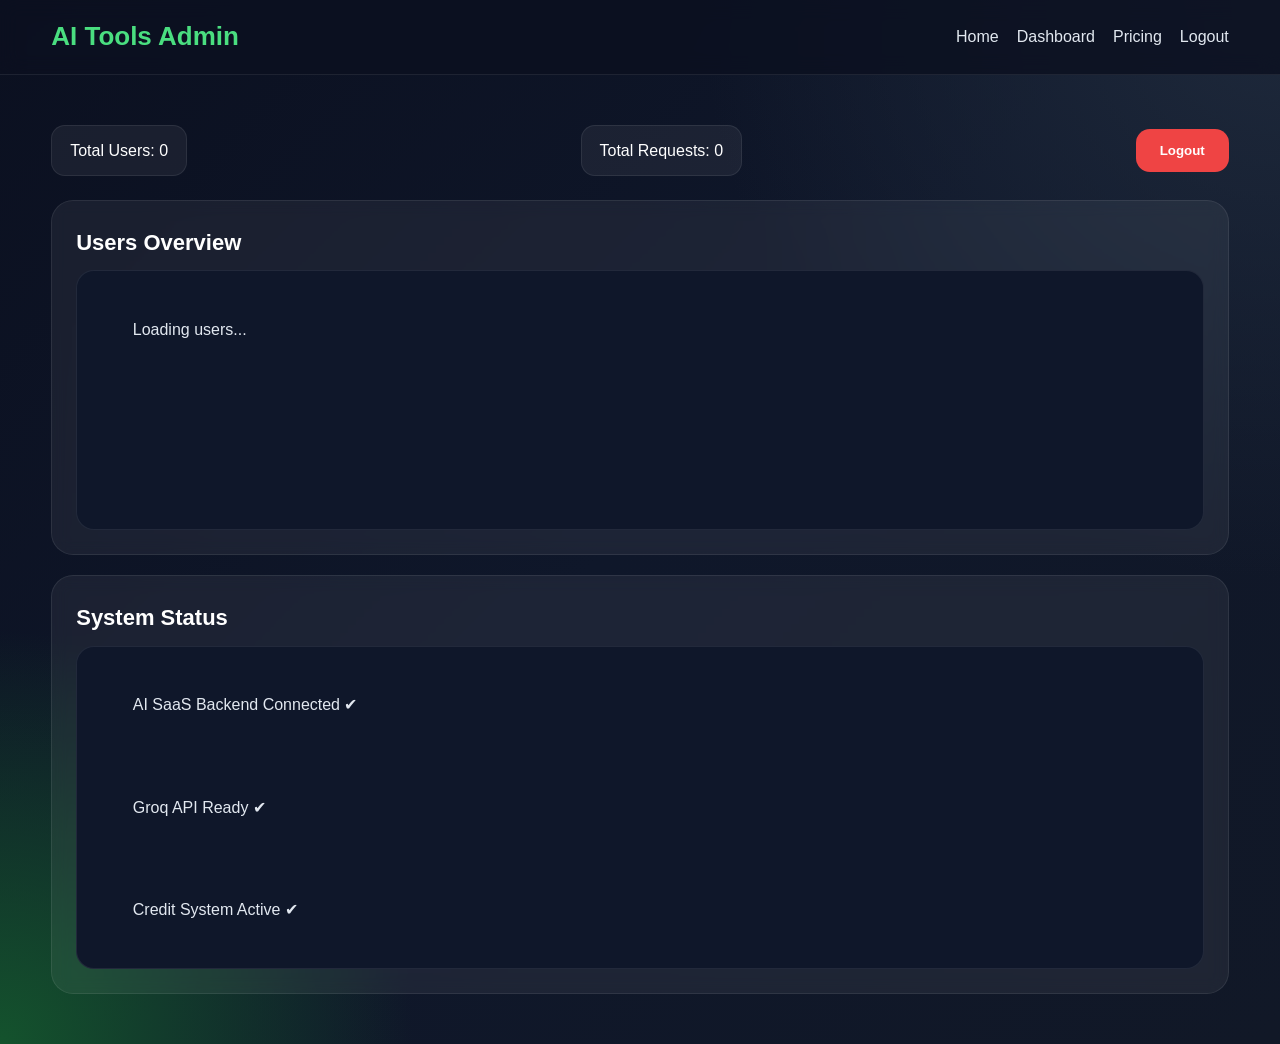
<file: admin.html>
<!-- File: admin.html -->
<!DOCTYPE html>
<html lang="en">
<head>
  <meta charset="UTF-8">
  <meta name="viewport" content="width=device-width, initial-scale=1.0">
  <title>Admin Panel | AI Tools SaaS</title>
  <link rel="stylesheet" href="/assets/style.css">
</head>

<body>

<header>
  <div class="container nav">
    <div class="logo">AI Tools Admin</div>

    <div class="nav-links">
      <a href="/">Home</a>
      <a href="/dashboard.html">Dashboard</a>
      <a href="/pricing.html">Pricing</a>
      <a href="/login.html">Logout</a>
    </div>
  </div>
</header>

<section class="dashboard" id="adminPage">

  <div class="container">

    <div class="topbar">

      <div class="stat">
        Total Users: <span id="usersCount">0</span>
      </div>

      <div class="stat">
        Total Requests: <span id="reqCount">0</span>
      </div>

      <button class="btn btn-danger" onclick="logout()">Logout</button>

    </div>

    <!-- USERS -->
    <div class="card" style="margin-bottom:20px;">
      <h3>Users Overview</h3>
      <div id="users" class="output-box">
        Loading users...
      </div>
    </div>

    <!-- PAYMENTS (optional future use) -->
    <div class="card">
      <h3>System Status</h3>
      <div class="output-box">
        AI SaaS Backend Connected ✔
        <br><br>
        Groq API Ready ✔
        <br><br>
        Credit System Active ✔
      </div>
    </div>

  </div>

</section>

<script src="/assets/app.js"></script>

</body>
</html>
</file>
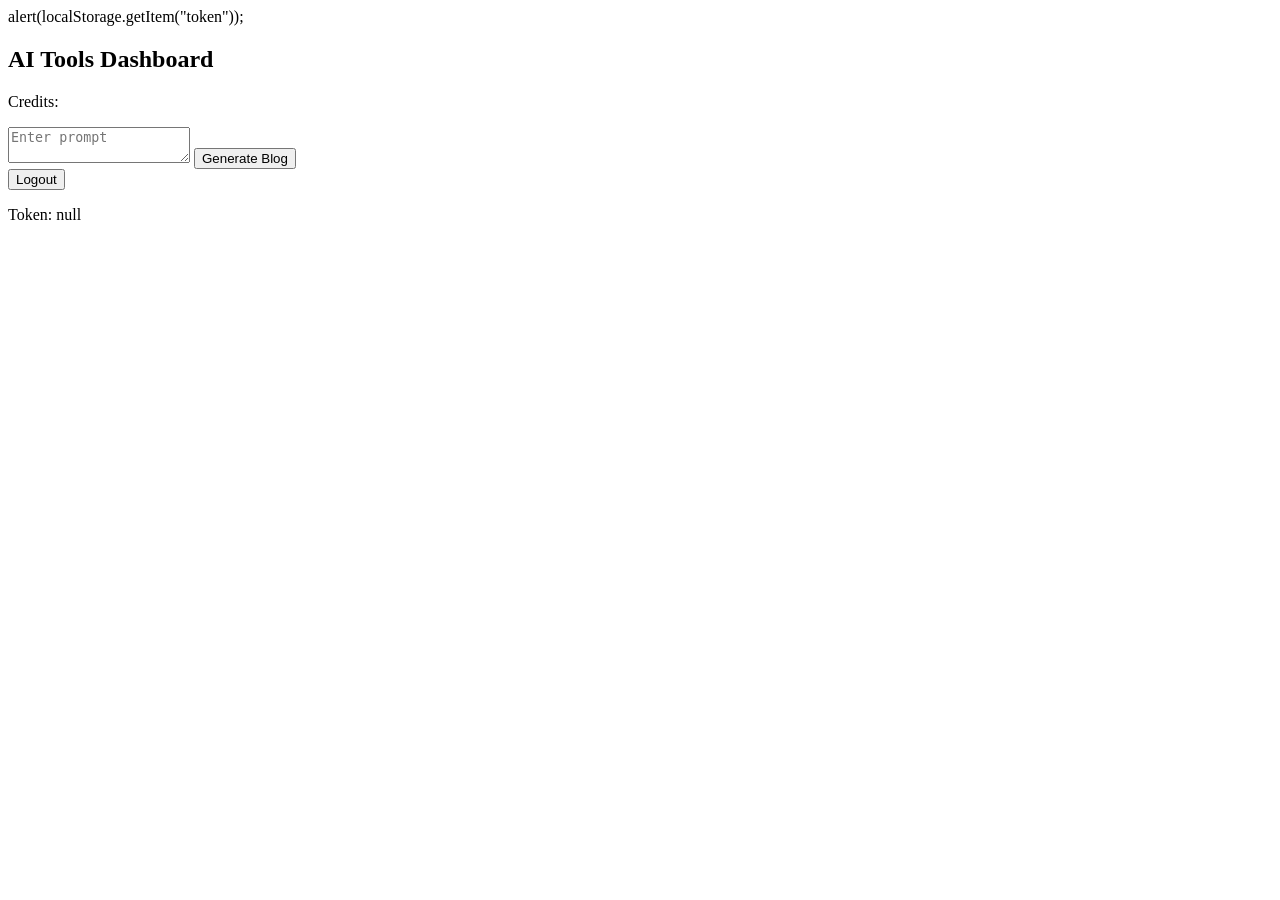
<file: dashboard.html>
<!DOCTYPE html>
<html>
<head>
  <title>Dashboard</title>
</head>
<body>
alert(localStorage.getItem("token"));
  <h2>AI Tools Dashboard</h2>

  <p>Credits: <span id="credits"></span></p>

  <textarea id="prompt" placeholder="Enter prompt"></textarea>

  <button onclick="runTool('blog')">Generate Blog</button>

  <div id="output"></div>

  <button onclick="logout()">Logout</button>

  <script src="assets/app.js"></script>
<p id="debugToken"></p>
</body>
</html>
</file>
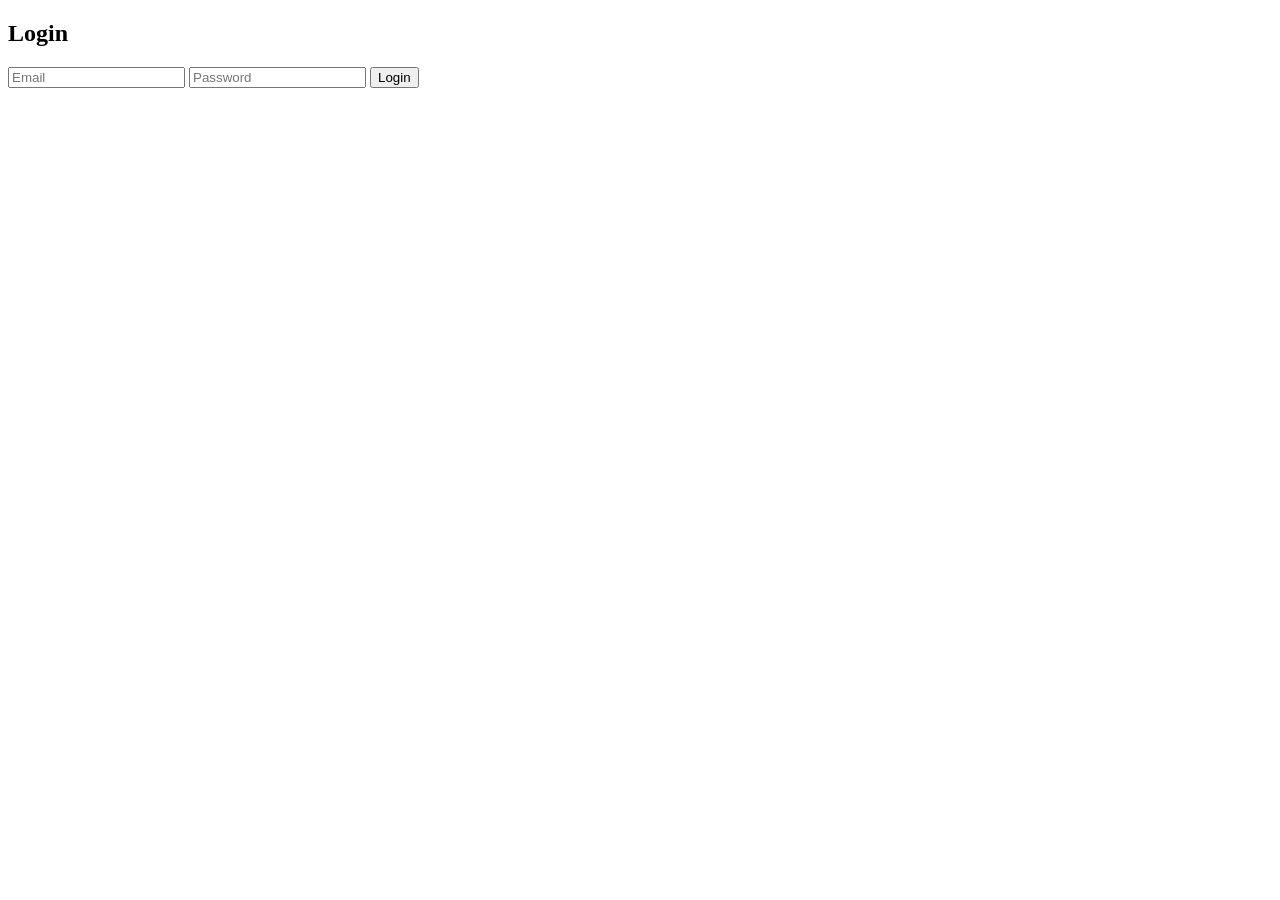
<file: login.html>
<!DOCTYPE html>
<html>
<head>
  <title>Login</title>
</head>
<body>

  <h2>Login</h2>

  <input id="email" placeholder="Email">
  <input id="password" placeholder="Password">

  <button onclick="login()">Login</button>

  <script src="assets/app.js"></script>

</body>
</html>
</file>
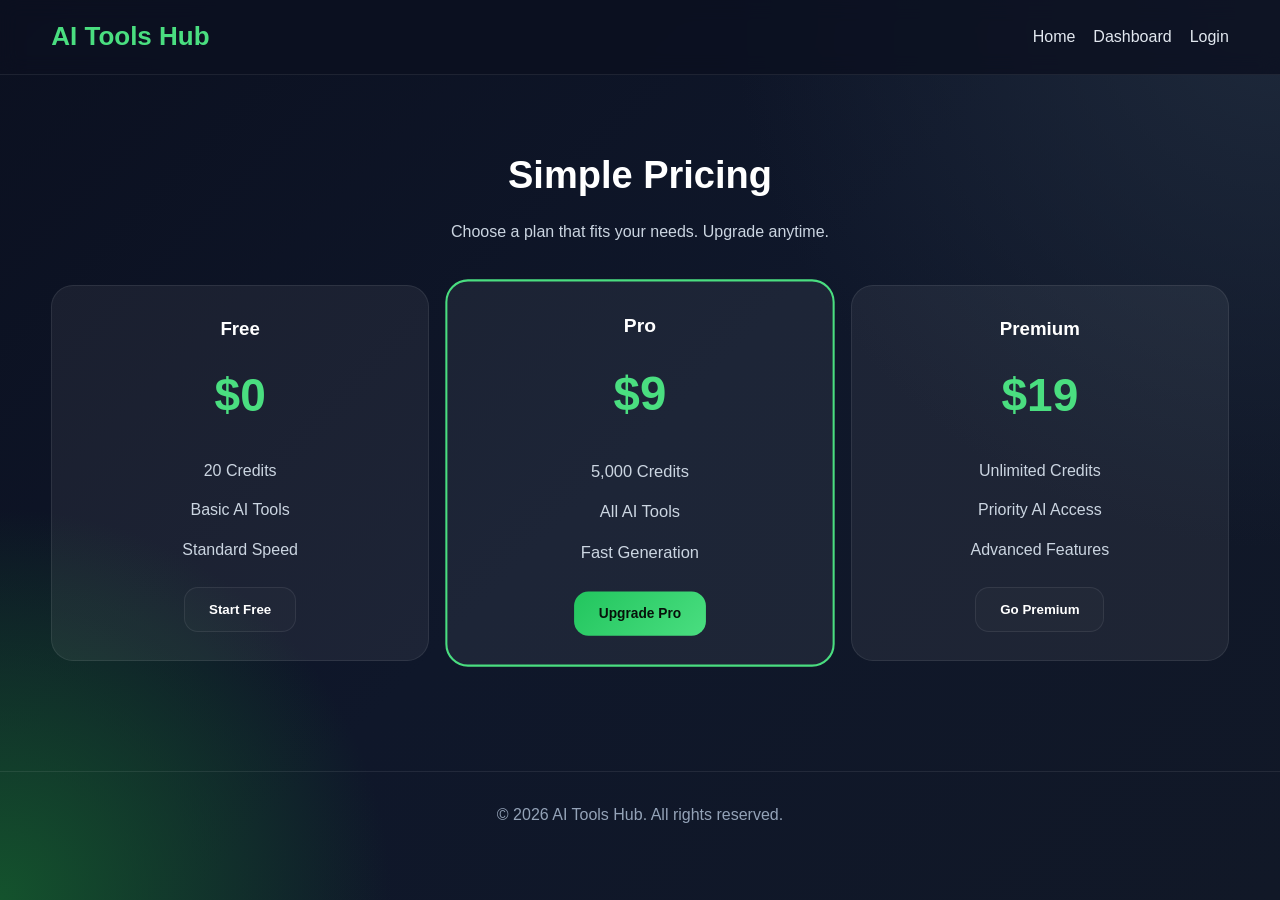
<file: pricing.html>
<!-- File: pricing.html -->
<!DOCTYPE html>
<html lang="en">
<head>
  <meta charset="UTF-8">
  <meta name="viewport" content="width=device-width, initial-scale=1.0">
  <title>Pricing | AI Tools SaaS</title>
  <link rel="stylesheet" href="/assets/style.css">
</head>

<body>

<header>
  <div class="container nav">
    <div class="logo">AI Tools Hub</div>

    <div class="nav-links">
      <a href="/">Home</a>
      <a href="/dashboard.html">Dashboard</a>
      <a href="/login.html">Login</a>
    </div>
  </div>
</header>

<section class="section">

  <div class="container">

    <h2 class="section-title">Simple Pricing</h2>
    <p class="section-desc">
      Choose a plan that fits your needs. Upgrade anytime.
    </p>

    <div class="pricing">

      <div class="price-box">
        <h3>Free</h3>
        <div class="price">$0</div>

        <ul>
          <li>20 Credits</li>
          <li>Basic AI Tools</li>
          <li>Standard Speed</li>
        </ul>

        <button class="btn btn-outline" onclick="choosePlan('free')">
          Start Free
        </button>
      </div>

      <div class="price-box featured">
        <h3>Pro</h3>
        <div class="price">$9</div>

        <ul>
          <li>5,000 Credits</li>
          <li>All AI Tools</li>
          <li>Fast Generation</li>
        </ul>

        <button class="btn btn-primary" onclick="choosePlan('pro')">
          Upgrade Pro
        </button>
      </div>

      <div class="price-box">
        <h3>Premium</h3>
        <div class="price">$19</div>

        <ul>
          <li>Unlimited Credits</li>
          <li>Priority AI Access</li>
          <li>Advanced Features</li>
        </ul>

        <button class="btn btn-outline" onclick="choosePlan('premium')">
          Go Premium
        </button>
      </div>

    </div>

  </div>

</section>

<footer>
  <div class="container">
    © 2026 AI Tools Hub. All rights reserved.
  </div>
</footer>

<script src="/assets/app.js"></script>

</body>
</html>
</file>
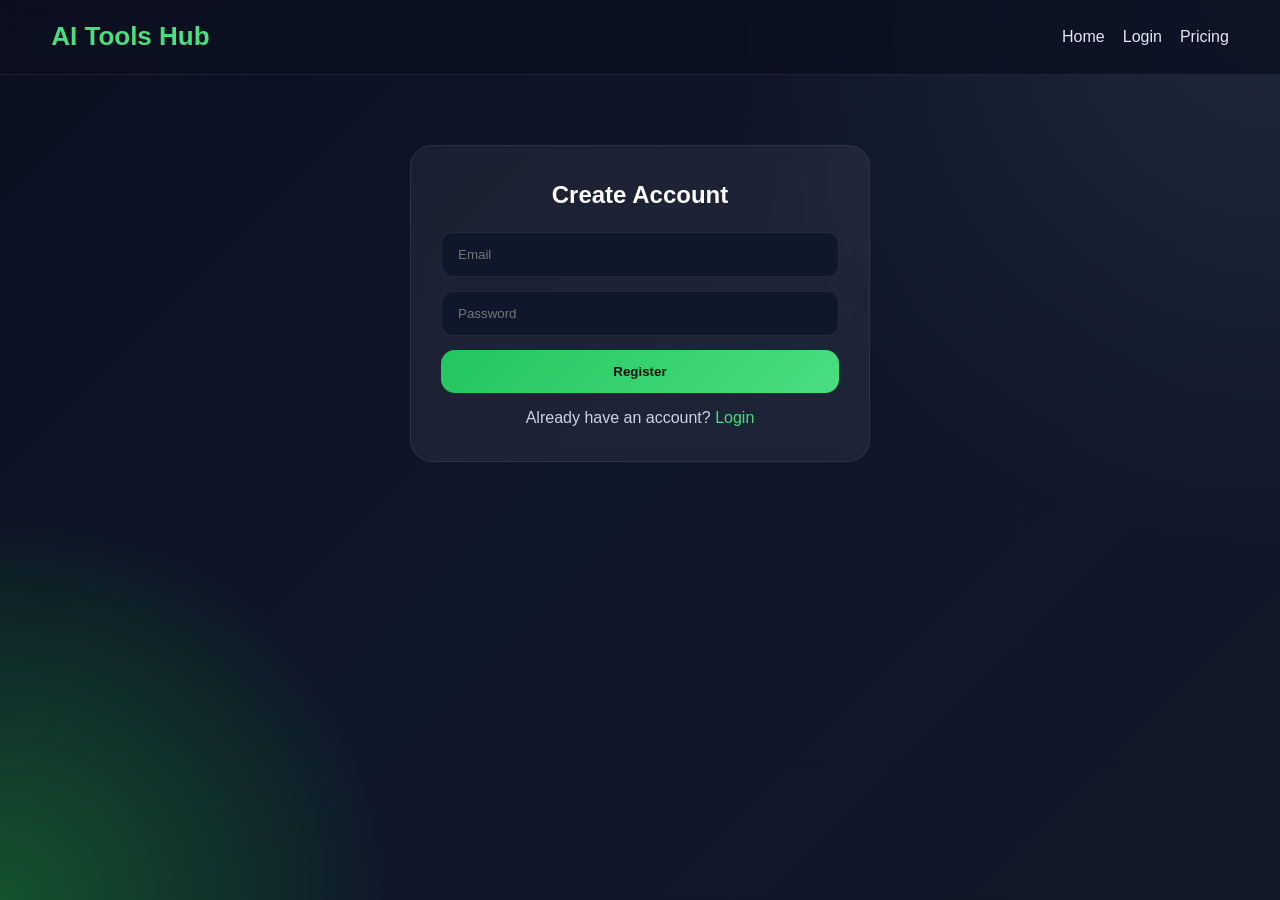
<file: register.html>
<!-- File: register.html -->
<!DOCTYPE html>
<html lang="en">
<head>
  <meta charset="UTF-8">
  <meta name="viewport" content="width=device-width, initial-scale=1.0">
  <title>Register | AI Tools SaaS</title>
  <link rel="stylesheet" href="/assets/style.css">
</head>

<body>

<header>
  <div class="container nav">
    <div class="logo">AI Tools Hub</div>

    <div class="nav-links">
      <a href="/">Home</a>
      <a href="/login.html">Login</a>
      <a href="/pricing.html">Pricing</a>
    </div>
  </div>
</header>

<section class="form-wrap">

  <div class="form-box">

    <h2>Create Account</h2>

    <input class="input" type="email" id="email" placeholder="Email">
    <input class="input" type="password" id="password" placeholder="Password">

    <button class="btn btn-primary btn-block" onclick="registerUser()">
      Register
    </button>

    <p style="text-align:center;margin-top:12px;color:#cbd5e1;">
      Already have an account?
      <a href="/login.html" style="color:#4ade80;">Login</a>
    </p>

  </div>

</section>

<script src="/assets/app.js"></script>

</body>
</html>
</file>
<file: assets/style.css>
/* File: assets/style.css */
/* Premium SaaS Dark UI */

*{
  margin:0;
  padding:0;
  box-sizing:border-box;
}

:root{
  --bg:#0b1020;
  --bg2:#111827;
  --card:rgba(255,255,255,.06);
  --line:rgba(255,255,255,.08);
  --text:#ffffff;
  --muted:#94a3b8;
  --green:#22c55e;
  --green2:#4ade80;
  --danger:#ef4444;
  --gold:#f59e0b;
}

html{
  scroll-behavior:smooth;
}

body{
  font-family:Arial, Helvetica, sans-serif;
  background:
  radial-gradient(circle at top right,#1e293b 0%,transparent 35%),
  radial-gradient(circle at bottom left,#14532d 0%,transparent 25%),
  linear-gradient(135deg,var(--bg),#0f172a,var(--bg2));
  color:var(--text);
  min-height:100vh;
  line-height:1.6;
}

a{
  color:var(--text);
  text-decoration:none;
}

img{
  max-width:100%;
}

.container{
  width:92%;
  max-width:1200px;
  margin:auto;
}

/* HEADER */

header{
  position:sticky;
  top:0;
  z-index:999;
  backdrop-filter:blur(10px);
  background:rgba(11,16,32,.82);
  border-bottom:1px solid var(--line);
}

.nav{
  display:flex;
  justify-content:space-between;
  align-items:center;
  gap:20px;
  padding:16px 0;
  flex-wrap:wrap;
}

.logo{
  font-size:26px;
  font-weight:800;
  color:var(--green2);
}

.nav-links{
  display:flex;
  gap:18px;
  flex-wrap:wrap;
}

.nav-links a{
  color:#e2e8f0;
  transition:.25s;
}

.nav-links a:hover{
  color:var(--green2);
}

/* BUTTONS */

.btn{
  display:inline-block;
  padding:14px 24px;
  border-radius:14px;
  font-weight:700;
  transition:.25s;
  cursor:pointer;
  border:none;
}

.btn:hover{
  transform:translateY(-2px);
}

.btn-primary{
  background:linear-gradient(135deg,var(--green),var(--green2));
  color:#07110a;
}

.btn-outline{
  border:1px solid var(--line);
  background:rgba(255,255,255,.02);
  color:#fff;
}

.btn-danger{
  background:var(--danger);
  color:#fff;
}

.btn-block{
  width:100%;
  text-align:center;
}

/* HERO */

.hero{
  padding:90px 0 70px;
  text-align:center;
}

.hero h1{
  font-size:52px;
  line-height:1.15;
  max-width:900px;
  margin:auto;
}

.hero p{
  max-width:780px;
  margin:22px auto 30px;
  color:#cbd5e1;
  font-size:20px;
}

.badges{
  display:flex;
  gap:12px;
  justify-content:center;
  flex-wrap:wrap;
  margin-top:28px;
}

.badge{
  background:rgba(255,255,255,.06);
  border:1px solid var(--line);
  padding:8px 14px;
  border-radius:999px;
  color:#e2e8f0;
  font-size:14px;
}

/* SECTION */

.section{
  padding:70px 0;
}

.section-title{
  text-align:center;
  font-size:38px;
  margin-bottom:14px;
}

.section-desc{
  text-align:center;
  max-width:760px;
  margin:0 auto 40px;
  color:#cbd5e1;
}

/* GRID */

.grid{
  display:grid;
  grid-template-columns:repeat(auto-fit,minmax(250px,1fr));
  gap:22px;
}

.card{
  background:var(--card);
  border:1px solid var(--line);
  border-radius:22px;
  padding:24px;
  backdrop-filter:blur(8px);
  transition:.25s;
}

.card:hover{
  transform:translateY(-4px);
  border-color:rgba(74,222,128,.4);
}

.card h3{
  margin-bottom:10px;
  font-size:22px;
}

.card p{
  color:#cbd5e1;
  font-size:15px;
}

/* FORMS */

.form-wrap{
  max-width:460px;
  margin:70px auto;
}

.form-box{
  background:var(--card);
  border:1px solid var(--line);
  border-radius:22px;
  padding:30px;
  backdrop-filter:blur(8px);
}

.form-box h2{
  margin-bottom:18px;
  text-align:center;
}

.input{
  width:100%;
  padding:14px 16px;
  border-radius:12px;
  border:1px solid var(--line);
  background:#0f172a;
  color:#fff;
  margin-bottom:14px;
  outline:none;
}

.input:focus{
  border-color:var(--green2);
}

/* DASHBOARD */

.dashboard{
  padding:50px 0;
}

.topbar{
  display:flex;
  justify-content:space-between;
  align-items:center;
  gap:15px;
  flex-wrap:wrap;
  margin-bottom:24px;
}

.stat{
  background:var(--card);
  border:1px solid var(--line);
  padding:12px 18px;
  border-radius:14px;
}

.tool-grid{
  display:grid;
  grid-template-columns:repeat(auto-fit,minmax(220px,1fr));
  gap:16px;
  margin-bottom:24px;
}

.tool-btn{
  background:#121a33;
  border:1px solid var(--line);
  color:#fff;
  padding:18px;
  border-radius:16px;
  cursor:pointer;
  transition:.25s;
  font-weight:700;
}

.tool-btn:hover{
  border-color:var(--green2);
  transform:translateY(-3px);
}

.output-box{
  min-height:260px;
  white-space:pre-wrap;
  background:#0f172a;
  border:1px solid var(--line);
  border-radius:18px;
  padding:20px;
  color:#e2e8f0;
}

/* PRICING */

.pricing{
  display:grid;
  grid-template-columns:repeat(auto-fit,minmax(260px,1fr));
  gap:22px;
}

.price-box{
  background:var(--card);
  border:1px solid var(--line);
  border-radius:22px;
  padding:28px;
  text-align:center;
}

.price-box.featured{
  border:2px solid var(--green2);
  transform:scale(1.03);
}

.price{
  font-size:46px;
  font-weight:800;
  color:var(--green2);
  margin:15px 0;
}

ul{
  list-style:none;
  margin:18px 0;
}

ul li{
  padding:7px 0;
  color:#cbd5e1;
}

/* FOOTER */

footer{
  padding:30px 0;
  text-align:center;
  color:var(--muted);
  border-top:1px solid var(--line);
  margin-top:40px;
}

/* TABLE */

.table{
  width:100%;
  border-collapse:collapse;
}

.table th,
.table td{
  border-bottom:1px solid var(--line);
  padding:12px;
  text-align:left;
}

.table th{
  color:#fff;
}

.table td{
  color:#cbd5e1;
}

/* MOBILE */

@media(max-width:768px){

.hero h1{
  font-size:34px;
}

.hero p{
  font-size:18px;
}

.section-title{
  font-size:30px;
}

.nav{
  justify-content:center;
}

.nav-links{
  justify-content:center;
}

.price-box.featured{
  transform:none;
}

}
</file>
